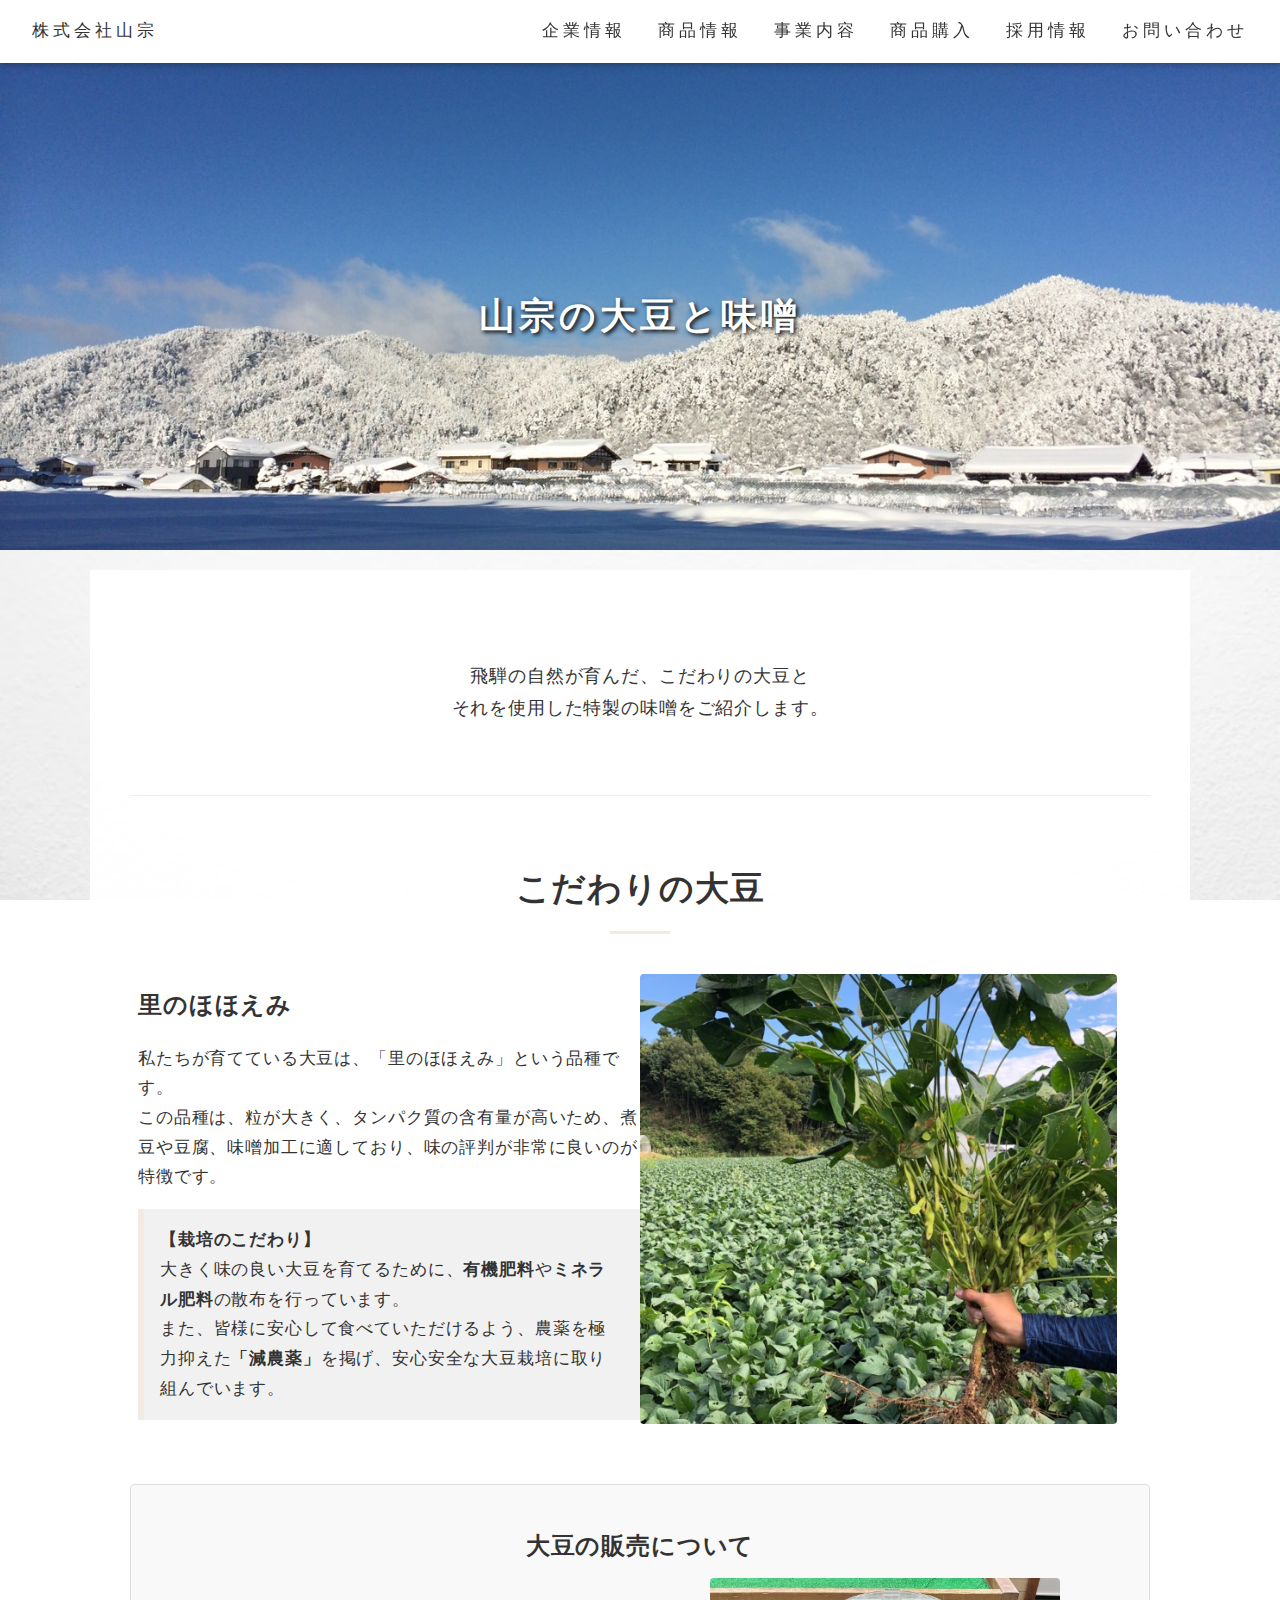
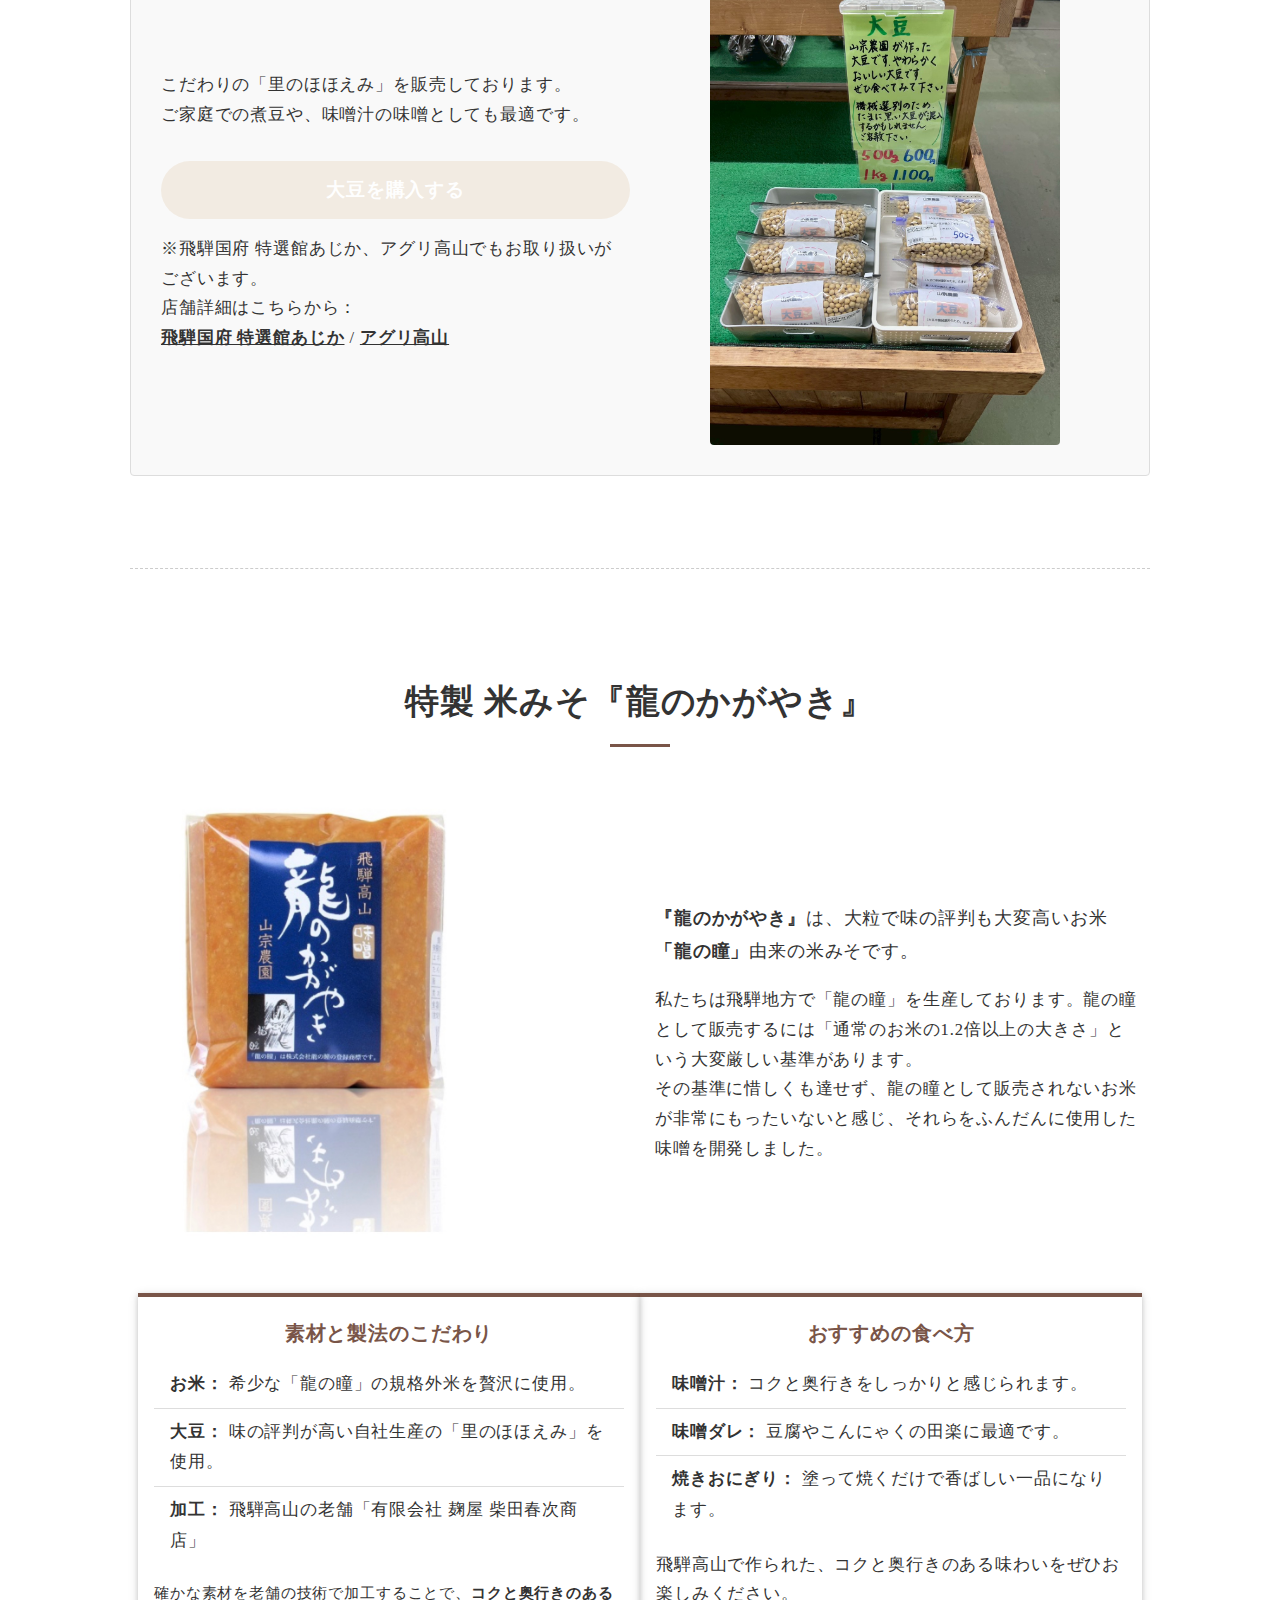
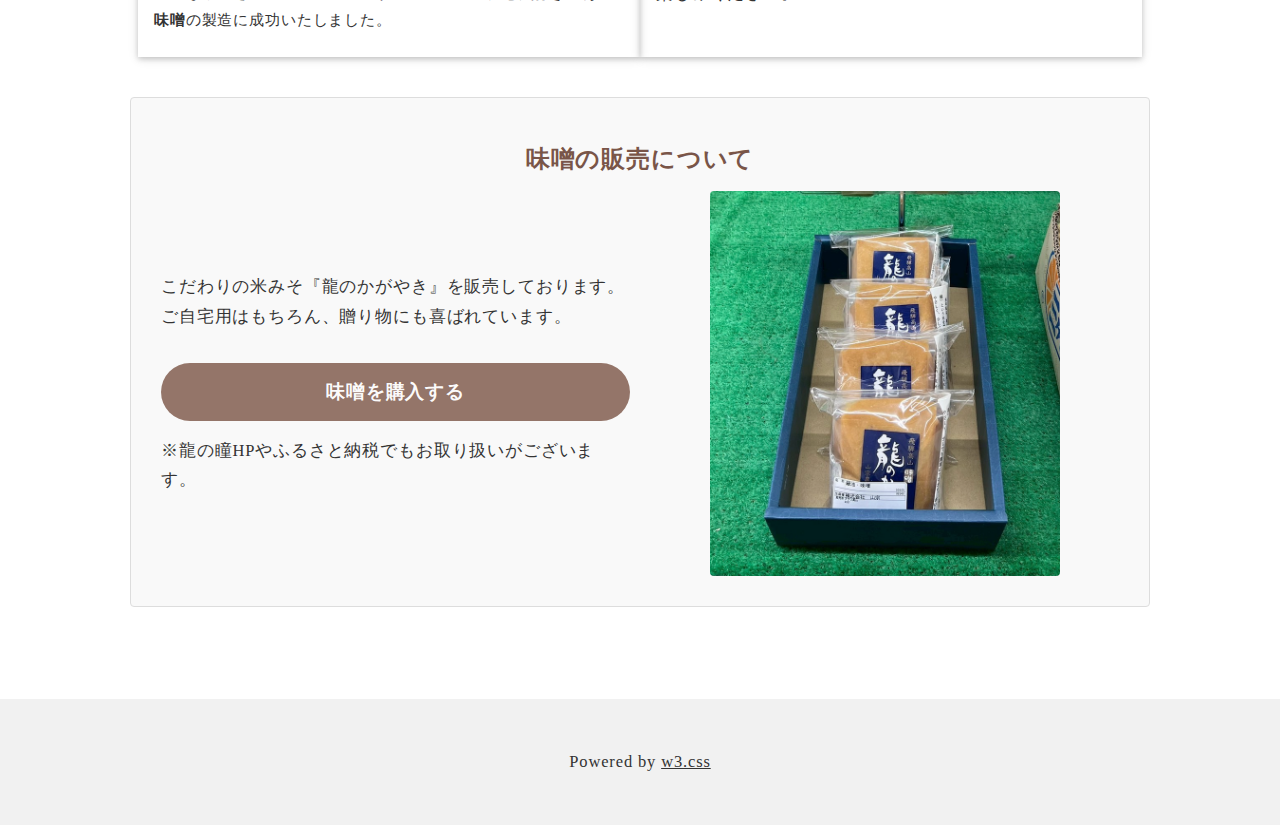
<file: miso.html>
<!DOCTYPE html>
<html>
<head>
<title>大豆と味噌 | 株式会社山宗</title>
<meta charset="UTF-8">
<meta name="viewport" content="width=device-width, initial-scale=1">
<link rel="stylesheet" href="index_style.css">
<style>
/* 共通スタイル */
body {
    font-family: "Yu Mincho", "遊明朝", "Hiragino Mincho ProN", "ヒラギノ明朝 ProN", "MS PMincho", "MS P明朝", serif;
    color: #333;
    line-height: 1.8;
    letter-spacing: 0.05em;
    background-image: url("images/5.png");
    background-repeat: repeat;
    background-attachment: fixed;
    background-size: cover;
}
h1, h2, h3, h4 {
    font-family: "Playfair Display", serif;
    font-weight: bold;
}
.w3-content {
    background-color: rgba(255, 255, 255, 0.95);
    padding: 40px;
    max-width: 1100px;
    margin-top: 20px;
    margin-bottom: 20px;
}

/* セクションタイトル */
.section-title {
    text-align: center;
    font-size: 2em;
    margin-bottom: 40px;
    position: relative;
    padding-bottom: 15px;
}
.section-title::after {
    content: "";
    position: absolute;
    bottom: 0;
    left: 50%;
    transform: translateX(-50%);
    width: 60px;
    height: 3px;
    background-color: #333;
}
.title-soy { color: #f2ebe2; }
.title-soy::after { background-color: #f2ebe2; }
.title-miso { color: #795548; }
.title-miso::after { background-color: #795548; }

/* 販売ボタンエリア */
.sales-box {
    background-color: #f9f9f9;
    border: 1px solid #ddd;
    padding: 30px;
    text-align: center;
    margin-top: 40px;
    border-radius: 4px;
}
.btn-buy {
    padding: 12px 40px;
    font-size: 1.1em;
    font-weight: bold;
    border-radius: 50px;
    transition: 0.3s;
    text-decoration: none;
    display: inline-block;
    margin-top: 15px;
}
.btn-buy-soy {
    background-color: #f2ebe2;
    color: white;
}
.btn-buy-soy:hover {
    background-color: #f2ebe2;
    box-shadow: 0 4px 8px rgba(0,0,0,0.2);
}
.btn-buy-miso {
    background-color: #947569;
    color: white;
}
.btn-buy-miso:hover {
    background-color: #936757;
    box-shadow: 0 4px 8px rgba(0,0,0,0.2);
}

/* 画像スタイル */
.img-main {
    width: 100%;
    height: 400px;
    object-fit: cover;
    border-radius: 4px;
    margin-bottom: 20px;
}
.img-gallery {
    width: 100%;
    height: 200px;
    object-fit: cover;
    border-radius: 4px;
    transition: transform 0.2s;
}
.img-gallery:hover {
    transform: scale(1.02);
    opacity: 0.9;
}
</style>
</head>
<body>

<!-- Navbar -->
<div class="w3-top">
  <div class="w3-bar w3-white w3-padding w3-card" style="letter-spacing:4px;">
    <a href="index.html#home" class="w3-bar-item w3-button">株式会社山宗</a>
    <div class="w3-right w3-hide-small">
      <a href="index.html#about" class="w3-bar-item w3-button">企業情報</a>
      <a href="product.html" class="w3-bar-item w3-button">商品情報</a>
      <a href="index.html#info" class="w3-bar-item w3-button">事業内容</a>
      <a href="shop.html" class="w3-bar-item w3-button">商品購入</a>
      <a href="recruit.html" class="w3-bar-item w3-button">採用情報</a>
      <a href="index.html#contact" class="w3-bar-item w3-button">お問い合わせ</a>
    </div>
  </div>
</div>

<!-- Header -->
<header class="w3-display-container w3-content w3-wide" style="max-width:1600px; padding:0; background:none; margin-top:50px;" id="home">
  <!-- 大豆などの集合写真を使用することを想定 -->
  <img class="w3-image" src="images/3.JPG" alt="Soybeans and Miso" width="1600" height="600" style="width:100%; max-height: 500px; object-fit: cover;">
  <div class="w3-display-middle w3-margin-top w3-center">
    <h1 class="w3-xxlarge w3-text-white" style="text-shadow: 2px 2px 4px #000;"><b>山宗の大豆と味噌</b></h1>
  </div>
</header>

<!-- Main Content -->
<div class="w3-content">

    <div class="w3-center w3-padding-32">
        <p class="w3-large">
            飛騨の自然が育んだ、こだわりの大豆と<br>
            それを使用した特製の味噌をご紹介します。
        </p>
    </div>

    <hr>

    <!-- =============================================
         大豆セクション
         ============================================= -->
    <div id="soybean" class="w3-padding-32">
        <h2 class="section-title title-soy">こだわりの大豆</h2>
        
        <div class="w3-row-padding">
            <!-- 左：説明 -->
            <div class="w3-col m6">
                <h3 style="font-weight:bold;">里のほほえみ</h3>
                <p>
                    私たちが育てている大豆は、「里のほほえみ」という品種です。<br>
                    この品種は、粒が大きく、タンパク質の含有量が高いため、煮豆や豆腐、味噌加工に適しており、味の評判が非常に良いのが特徴です。
                </p>
                <div class="w3-panel w3-leftbar w3-light-grey" style="border-color: #f2ebe2 !important;">
                    <p><b>【栽培のこだわり】</b><br>
                    大きく味の良い大豆を育てるために、<b>有機肥料</b>や<b>ミネラル肥料</b>の散布を行っています。<br>
                    また、皆様に安心して食べていただけるよう、農薬を極力抑えた<b>「減農薬」</b>を掲げ、安心安全な大豆栽培に取り組んでいます。</p>
                </div>
            </div>
            <!-- 右：メイン写真 -->
            <div class="w3-col m6">
                <img src="images/大豆畑.JPG" class="img-main" alt="里のほほえみ" style="height:450px; width:95%; object-fit:cover;">
            </div>
        </div>

        <!-- 販売情報 -->
        <div class="sales-box">
            <h3>大豆の販売について</h3>
        
            <div style="display: flex; flex-wrap: wrap; align-items: center; gap: 20px; text-align: left;">
                
                <div style="flex: 1; min-width: 300px;">
                    <p>こだわりの「里のほほえみ」を販売しております。<br>ご家庭での煮豆や、味噌汁の味噌としても最適です。</p>
                    <a href="shop.html" class="btn-buy btn-buy-soy">大豆を購入する</a>
                    
                    <p style="margin-top: 15px; font-size: 0.9em;">
                        ※飛騨国府 特選館あじか、アグリ高山でもお取り扱いがございます。<br>
                        店舗詳細はこちらから：<br>
                        <a href="https://www.hidatakayama.or.jp/spot/detail_3600.html" target="_blank"><b>飛騨国府 特選館あじか</b></a> / 
                        <a href="https://www.ja-hida.or.jp/store/detail/einou_takayama" target="_blank"><b>アグリ高山</b></a>
                    </p>
                </div>
        
                <div style="flex: 1; min-width: 300px; text-align: center;">
                    <img src="images/大豆販売.jpg" alt="大豆の商品写真" style="width: 100%; max-width: 350px; height: auto; border-radius: 4px;">
                </div>
                
            </div>
        </div>
    </div>

    <hr style="margin: 60px 0; border-top: 1px dashed #ccc;">

    <!-- =============================================
         味噌セクション
         ============================================= -->
    <div id="miso" class="w3-padding-32">
        <h2 class="section-title title-miso">特製 米みそ『龍のかがやき』</h2>

        <div class="w3-row-padding">
            <!-- 上段：メイン説明と写真 -->
            <div class="w3-col m12">
                <div style="display:flex; flex-wrap:wrap; align-items:center; gap:30px;">
                    <div style="flex:1; min-width:300px;">
                        <img src="images/miso.jpg" class="img-main" alt="龍のかがやき 味噌" style="width: 100%; max-width: 350px; height: auto; border-radius: 4px;">
                    </div>
                    <div style="flex:1; min-width:300px;">
                        <p class="w3-large">
                            <b>『龍のかがやき』</b>は、大粒で味の評判も大変高いお米<b>「龍の瞳」</b>由来の米みそです。
                        </p>
                        <p>
                            私たちは飛騨地方で「龍の瞳」を生産しております。龍の瞳として販売するには「通常のお米の1.2倍以上の大きさ」という大変厳しい基準があります。<br>
                            その基準に惜しくも達せず、龍の瞳として販売されないお米が非常にもったいないと感じ、それらをふんだんに使用した味噌を開発しました。
                        </p>
                    </div>
                </div>
            </div>
        </div>

        <!-- 下段：こだわりポイント -->
        <div class="w3-row-padding w3-margin-top">
            <div class="w3-col m6">
                <div class="w3-card w3-padding" style="height:100%; border-top: 4px solid #795548;">
                    <h4 class="w3-text-brown w3-center">素材と製法のこだわり</h4>
                    <ul class="w3-ul">
                        <li><b>お米：</b> 希少な「龍の瞳」の規格外米を贅沢に使用。</li>
                        <li><b>大豆：</b> 味の評判が高い自社生産の「里のほほえみ」を使用。</li>
                        <li><b>加工：</b> 飛騨高山の老舗「有限会社 麹屋 柴田春次商店」</li>
                    </ul>
                    <p class="w3-small w3-margin-top">
                        確かな素材を老舗の技術で加工することで、<b>コクと奥行きのある味噌</b>の製造に成功いたしました。
                    </p>
                </div>
            </div>
            <div class="w3-col m6">
                <div class="w3-card w3-padding" style="height:100%; border-top: 4px solid #795548;">
                    <h4 class="w3-text-brown w3-center">おすすめの食べ方</h4>
                    <ul class="w3-ul" style="border:none;">
                        <li><b>味噌汁：</b> コクと奥行きをしっかりと感じられます。</li>
                        <li><b>味噌ダレ：</b> 豆腐やこんにゃくの田楽に最適です。</li>
                        <li><b>焼きおにぎり：</b> 塗って焼くだけで香ばしい一品になります。</li>
                    </ul>
                    <p class="w3-margin-top">
                        飛騨高山で作られた、コクと奥行きのある味わいをぜひお楽しみください。
                    </p>
                </div>
            </div>
        </div>

        <!-- 販売情報 -->
        <div class="sales-box">
            <h3 class="w3-text-brown">味噌の販売について</h3>
            
            <div style="display: flex; flex-wrap: wrap; align-items: center; gap: 20px; text-align: left;">
                
                <div style="flex: 1; min-width: 300px;">
                    <p>こだわりの米みそ『龍のかがやき』を販売しております。<br>ご自宅用はもちろん、贈り物にも喜ばれています。</p>
                    <a href="shop.html" class="btn-buy btn-buy-miso">味噌を購入する</a>
                    <p style="margin-top: 15px;">※龍の瞳HPやふるさと納税でもお取り扱いがございます。</p>
                </div>
        
                <div style="flex: 1; min-width: 300px; text-align: center;">
                    <img src="images/味噌販売.png" alt="味噌の商品写真" style="width: 100%; max-width: 350px; height: auto; border-radius: 4px;">
                </div>
                
            </div>
        </div>
    </div>

</div>

<!-- Footer -->
<footer class="w3-center w3-light-grey w3-padding-32">
  <p>Powered by <a href="https://www.w3schools.com/w3css/default.asp" title="W3.CSS" target="_blank" class="w3-hover-text-green">w3.css</a></p>
</footer>

<script src="toggleMenu.js"></script>
</body>
</html>
</file>
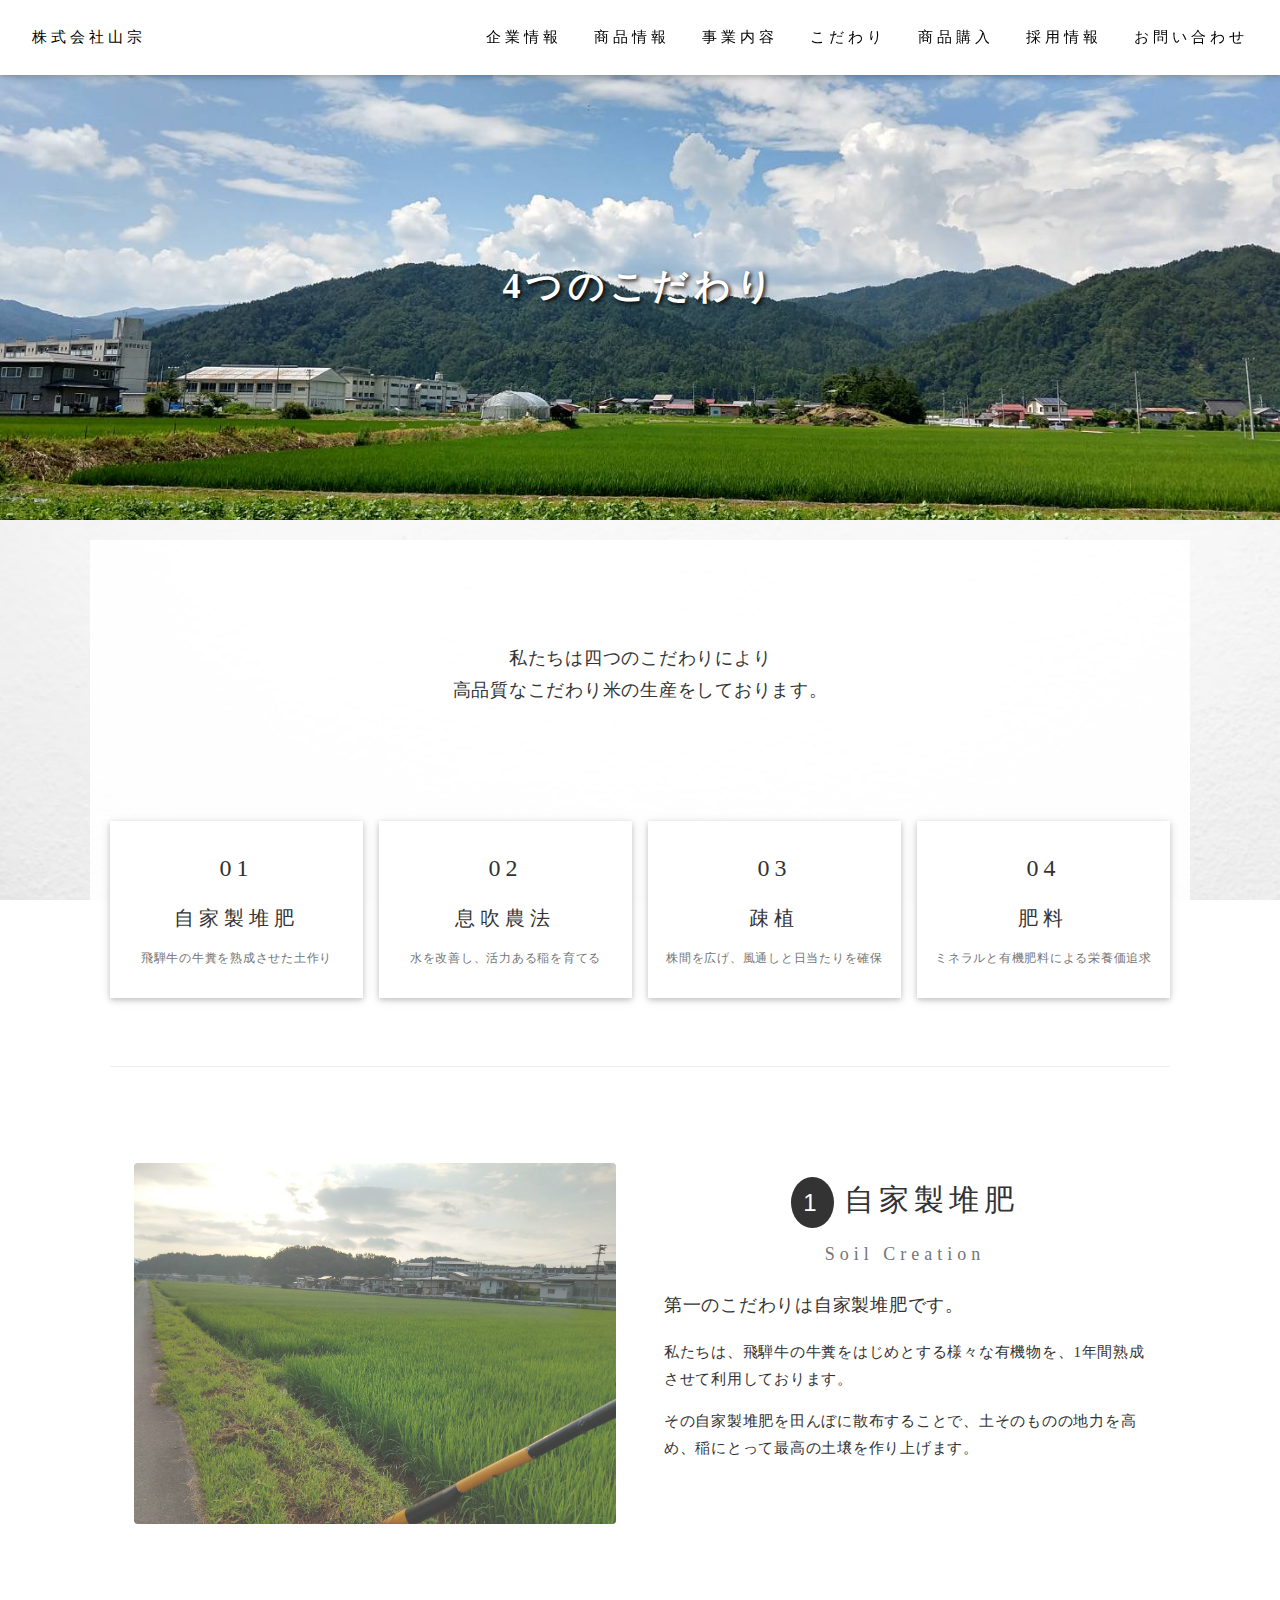
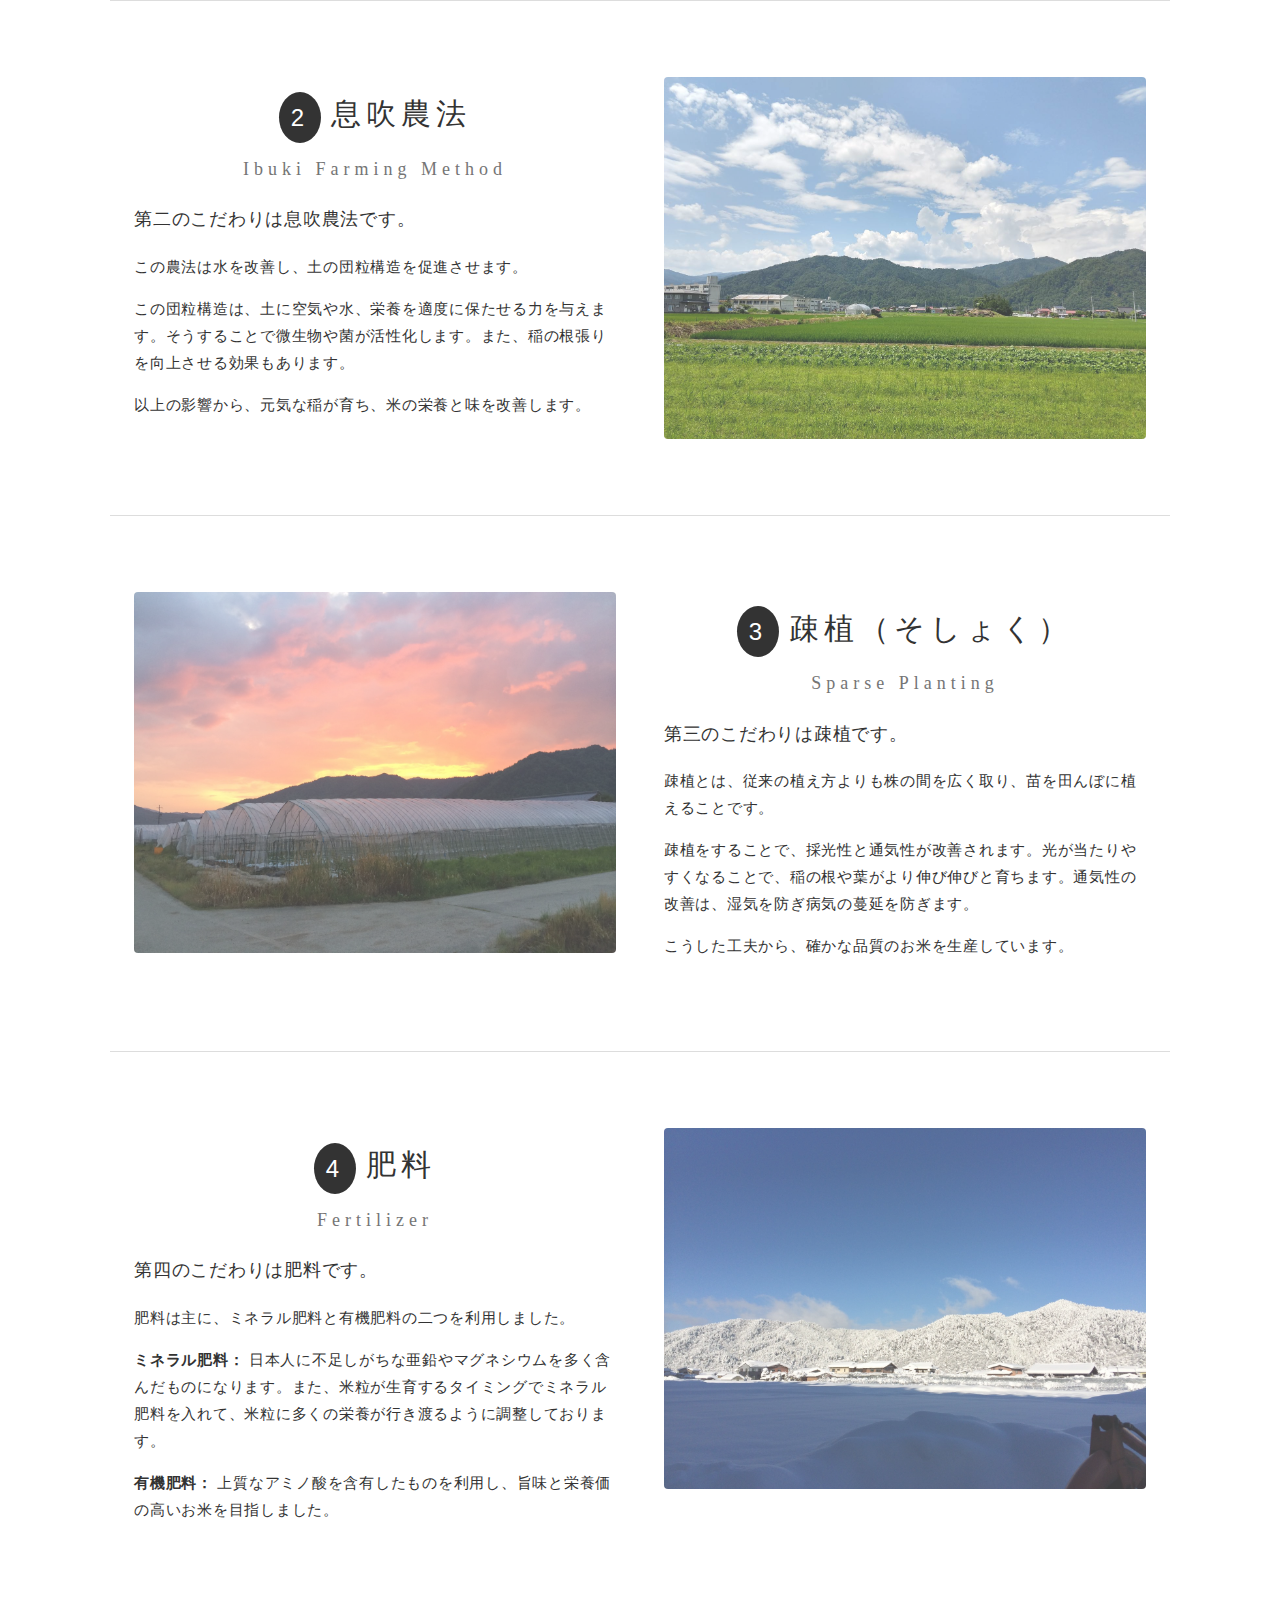
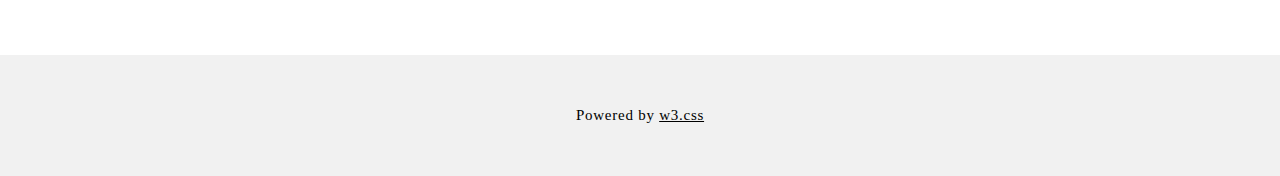
<file: rice.html>
<!DOCTYPE html>
<html>
<head>
<title>山宗のこだわり米 | 株式会社山宗</title>
<meta charset="UTF-8">
<meta name="viewport" content="width=device-width, initial-scale=1">
<link rel="stylesheet" href="https://www.w3schools.com/w3css/4/w3.css">
<!-- 既存のCSSデザインを反映 -->
<style>
/* index_style.cssの内容をベースに調整 */
body {
    font-family: "Yu Mincho", "遊明朝", "Hiragino Mincho ProN", "ヒラギノ明朝 ProN", "MS PMincho", "MS P明朝", serif;
    color: #333;
    line-height: 1.8;
    letter-spacing: 0.05em;
    background-image: url("images/5.png"); /* 和風背景画像 */
    background-repeat: repeat;
    background-attachment: fixed;
    background-size: cover;
}
h1, h2, h3, h4, h5, h6 {
  font-family: "Playfair Display", serif;
  letter-spacing: 5px;
  color: #333;
}
.w3-content {
    background-color: rgba(255, 255, 255, 0.9); /* 読みやすさのため背景を少し白く */
    padding: 20px;
    max-width: 1100px;
    margin-top: 20px;
    margin-bottom: 20px;
}
.custom-img {
    width: 100%;
    height: 300px;
    object-fit: cover;
    display: block;
}
/* ナビゲーション周り */
.w3-bar .w3-button {
    padding: 16px;
}
/* こだわりセクションのスタイル */
.commitment-section {
    padding: 32px 0;
    border-bottom: 1px solid #ddd;
}
.commitment-section:last-child {
    border-bottom: none;
}
.commitment-number {
    display: inline-block;
    background-color: #333;
    color: #fff;
    padding: 4px 12px;
    border-radius: 50%;
    margin-right: 10px;
    font-family: sans-serif;
    font-size: 0.8em;
    vertical-align: middle;
}
</style>
</head>
<body>

<!-- Navbar (sit on top) -->
<div class="w3-top">
  <div class="w3-bar w3-white w3-padding w3-card" style="letter-spacing:4px;">
    <a href="index.html#home" class="w3-bar-item w3-button">株式会社山宗</a>

    <!-- Drop down menu when it is small --> 
    <div class="w3-dropdown-click w3-right w3-hide-large w3-hide-medium">
      <button class="w3-button" onclick="toggleMenu()">☰</button>
      <div id="navMenu" class="w3-dropdown-content w3-bar-block w3-card">
        <a href="index.html#about" class="w3-bar-item w3-button">企業情報</a>
        <a href="product.html" class="w3-bar-item w3-button">商品情報</a>
        <a href="index.html#info" class="w3-bar-item w3-button">事業内容</a>
        <a href="commitment.html" class="w3-bar-item w3-button">こだわり</a>
        <a href="shop.html" class="w3-bar-item w3-button">商品購入</a>
        <a href="recruit.html" class="w3-bar-item w3-button">採用情報</a>
        <a href="index.html#contact" class="w3-bar-item w3-button">お問い合わせ</a>
      </div>
    </div>

    <!-- Right-sided navbar links -->
    <div class="w3-right w3-hide-small">
        <a href="index.html#about" class="w3-bar-item w3-button">企業情報</a>
        <a href="product.html" class="w3-bar-item w3-button">商品情報</a>
        <a href="index.html#info" class="w3-bar-item w3-button">事業内容</a>
        <a href="commitment.html" class="w3-bar-item w3-button">こだわり</a>
        <a href="shop.html" class="w3-bar-item w3-button">商品購入</a>
        <a href="recruit.html" class="w3-bar-item w3-button">採用情報</a>
        <a href="index.html#contact" class="w3-bar-item w3-button">お問い合わせ</a>
    </div>
  </div>
</div>

<!-- Header -->
<header class="w3-display-container w3-content w3-wide" style="max-width:1600px; padding:0; background:none;" id="home">
  <!-- お米の画像(2.JPG)を使用 -->
  <img class="w3-image" src="images/2.JPG" alt="Rice Field" width="1600" height="800" style="width:100%; max-height: 500px; object-fit: cover;">
  <div class="w3-display-middle w3-margin-top w3-center">
    <h1 class="w3-xxlarge w3-text-white" style="text-shadow: 2px 2px 4px #000;"><b>4つのこだわり</b></h1>
  </div>
</header>

<!-- Page content -->
<div class="w3-content">

  <!-- Intro -->
  <div class="w3-center w3-padding-64">
    <p class="w3-large">私たちは四つのこだわりにより<br>高品質なこだわり米の生産をしております。</p>
  </div>

  <!-- Summary Grid (4つのこだわりを一覧表示) -->
  <div class="w3-row-padding w3-padding-32" style="margin:0 -16px">
  
    <div class="w3-quarter w3-margin-bottom">
      <div class="w3-container w3-white w3-center w3-padding-16 w3-card commitment-card">
        <h3>01</h3>
        <h4>自家製堆肥</h4>
        <p class="w3-text-grey w3-small">飛騨牛の牛糞を熟成させた土作り</p>
        </div>
    </div>
  
    <div class="w3-quarter w3-margin-bottom">
      <div class="w3-container w3-white w3-center w3-padding-16 w3-card commitment-card">
        <h3>02</h3>
        <h4>息吹農法</h4>
        <p class="w3-text-grey w3-small">水を改善し、活力ある稲を育てる</p>
        </div>
    </div>
  
    <div class="w3-quarter w3-margin-bottom">
      <div class="w3-container w3-white w3-center w3-padding-16 w3-card commitment-card">
        <h3>03</h3>
        <h4>疎植</h4>
        <p class="w3-text-grey w3-small">株間を広げ、風通しと日当たりを確保</p>
        </div>
    </div>
  
    <div class="w3-quarter w3-margin-bottom">
      <div class="w3-container w3-white w3-center w3-padding-16 w3-card commitment-card">
        <h3>04</h3>
        <h4>肥料</h4>
        <p class="w3-text-grey w3-small">ミネラルと有機肥料による栄養価追求</p>
        </div>
    </div>
  
  </div>

  <hr>

  <!-- Detailed Sections -->
  
  <!-- 1. 自家製堆肥 -->
  <div id="compost" class="w3-row commitment-section w3-padding-64">
    <div class="w3-col m6 w3-padding-large w3-hide-small">
     <!-- イメージとしてトマトや畑の画像を使用(1.JPG) -->
     <img src="images/1.JPG" class="w3-round w3-image w3-opacity-min" alt="Soil and Produce" width="600" height="400">
    </div>
    <div class="w3-col m6 w3-padding-large">
      <h2 class="w3-center"><span class="commitment-number">1</span>自家製堆肥</h2>
      <h5 class="w3-center w3-text-grey">Soil Creation</h5>
      <p class="w3-large">第一のこだわりは自家製堆肥です。</p>
      <p>私たちは、飛騨牛の牛糞をはじめとする様々な有機物を、1年間熟成させて利用しております。</p>
      <p>その自家製堆肥を田んぼに散布することで、土そのものの地力を高め、稲にとって最高の土壌を作り上げます。</p>
    </div>
  </div>

  <!-- 2. 息吹農法 -->
  <div id="ibuki" class="w3-row commitment-section w3-padding-64">
    <div class="w3-col m6 w3-padding-large">
      <h2 class="w3-center"><span class="commitment-number">2</span>息吹農法</h2>
      <h5 class="w3-center w3-text-grey">Ibuki Farming Method</h5>
      <p class="w3-large">第二のこだわりは息吹農法です。</p>
      <p>この農法は水を改善し、土の団粒構造を促進させます。</p>
      <p>この団粒構造は、土に空気や水、栄養を適度に保たせる力を与えます。そうすることで微生物や菌が活性化します。また、稲の根張りを向上させる効果もあります。</p>
      <p>以上の影響から、元気な稲が育ち、米の栄養と味を改善します。</p>
    </div>
    <div class="w3-col m6 w3-padding-large w3-hide-small">
     <!-- お米の画像(2.JPG) -->
     <img src="images/2.JPG" class="w3-round w3-image w3-opacity-min" alt="Rice Farming" width="600" height="400">
    </div>
  </div>

  <!-- 3. 疎植 -->
  <div id="planting" class="w3-row commitment-section w3-padding-64">
    <div class="w3-col m6 w3-padding-large w3-hide-small">
     <!-- 風景画像(4.JPG)などを使用 -->
     <img src="images/4.JPG" class="w3-round w3-image w3-opacity-min" alt="Sparse Planting" width="600" height="400">
    </div>
    <div class="w3-col m6 w3-padding-large">
      <h2 class="w3-center"><span class="commitment-number">3</span>疎植（そしょく）</h2>
      <h5 class="w3-center w3-text-grey">Sparse Planting</h5>
      <p class="w3-large">第三のこだわりは疎植です。</p>
      <p>疎植とは、従来の植え方よりも株の間を広く取り、苗を田んぼに植えることです。</p>
      <p>疎植をすることで、採光性と通気性が改善されます。光が当たりやすくなることで、稲の根や葉がより伸び伸びと育ちます。通気性の改善は、湿気を防ぎ病気の蔓延を防ぎます。</p>
      <p>こうした工夫から、確かな品質のお米を生産しています。</p>
    </div>
  </div>

  <!-- 4. 肥料 -->
  <div id="fertilizer" class="w3-row commitment-section w3-padding-64">
    <div class="w3-col m6 w3-padding-large">
      <h2 class="w3-center"><span class="commitment-number">4</span>肥料</h2>
      <h5 class="w3-center w3-text-grey">Fertilizer</h5>
      <p class="w3-large">第四のこだわりは肥料です。</p>
      <p>肥料は主に、ミネラル肥料と有機肥料の二つを利用しました。</p>
      <p><b>ミネラル肥料：</b> 日本人に不足しがちな亜鉛やマグネシウムを多く含んだものになります。また、米粒が生育するタイミングでミネラル肥料を入れて、米粒に多くの栄養が行き渡るように調整しております。</p>
      <p><b>有機肥料：</b> 上質なアミノ酸を含有したものを利用し、旨味と栄養価の高いお米を目指しました。</p>
    </div>
    <div class="w3-col m6 w3-padding-large w3-hide-small">
     <!-- 大豆等の画像(3.JPG)を使用 -->
     <img src="images/3.JPG" class="w3-round w3-image w3-opacity-min" alt="Fertilizer and Beans" width="600" height="400">
    </div>
  </div>

</div>

<!-- Footer -->
<footer class="w3-center w3-light-grey w3-padding-32">
  <p>Powered by <a href="https://www.w3schools.com/w3css/default.asp" title="W3.CSS" target="_blank" class="w3-hover-text-green">w3.css</a></p>
</footer>

<script>
function toggleMenu() {
    var menu = document.getElementById("navMenu");
    if (menu.className.indexOf("w3-show") == -1) {
        menu.className += " w3-show";
    } else { 
        menu.className = menu.className.replace(" w3-show", "");
    }
}
</script>

</body>
</html>
</file>
<file: index_style.css>
/* W3.CSS 5.01 March 14 2025 by Jan Egil and Borge Refsnes */
html{box-sizing:border-box}*,*:before,*:after{box-sizing:inherit}
/* Extract from normalize.css by Nicolas Gallagher and Jonathan Neal git.io/normalize */
html{-ms-text-size-adjust:100%;-webkit-text-size-adjust:100%}body{margin:0}
article,aside,details,figcaption,figure,footer,header,main,menu,nav,section{display:block}summary{display:list-item}
audio,canvas,progress,video{display:inline-block}progress{vertical-align:baseline}
audio:not([controls]){display:none;height:0}[hidden],template{display:none}
a{background-color:transparent}a:active,a:hover{outline-width:0}
abbr[title]{border-bottom:none;text-decoration:underline;text-decoration:underline dotted}
b,strong{font-weight:bolder}dfn{font-style:italic}mark{background:#ff0;color:#000}
small{font-size:80%}sub,sup{font-size:75%;line-height:0;position:relative;vertical-align:baseline}
sub{bottom:-0.25em}sup{top:-0.5em}figure{margin:1em 40px}img{border-style:none}
code,kbd,pre,samp{font-family:monospace,monospace;font-size:1em}hr{box-sizing:content-box;height:0;overflow:visible}
button,input,select,textarea,optgroup{font:inherit;margin:0}optgroup{font-weight:bold}
button,input{overflow:visible}button,select{text-transform:none}
button,[type=button],[type=reset],[type=submit]{-webkit-appearance:button}
button::-moz-focus-inner,[type=button]::-moz-focus-inner,[type=reset]::-moz-focus-inner,[type=submit]::-moz-focus-inner{border-style:none;padding:0}
button:-moz-focusring,[type=button]:-moz-focusring,[type=reset]:-moz-focusring,[type=submit]:-moz-focusring{outline:1px dotted ButtonText}
fieldset{border:1px solid #c0c0c0;margin:0 2px;padding:.35em .625em .75em}
legend{color:inherit;display:table;max-width:100%;padding:0;white-space:normal}textarea{overflow:auto}
[type=checkbox],[type=radio]{padding:0}
[type=number]::-webkit-inner-spin-button,[type=number]::-webkit-outer-spin-button{height:auto}
[type=search]{-webkit-appearance:textfield;outline-offset:-2px}
[type=search]::-webkit-search-decoration{-webkit-appearance:none}
::-webkit-file-upload-button{-webkit-appearance:button;font:inherit}
/* End extract */
html,body{font-family:Verdana,sans-serif;font-size:15px;line-height:1.5}html{overflow-x:hidden}
h1{font-size:36px}h2{font-size:30px}h3{font-size:24px}h4{font-size:20px}h5{font-size:18px}h6{font-size:16px}
.w3-serif{font-family:serif}.w3-sans-serif{font-family:sans-serif}.w3-cursive{font-family:cursive}.w3-monospace{font-family:monospace}
h1,h2,h3,h4,h5,h6{font-family:"Segoe UI",Arial,sans-serif;font-weight:400;margin:10px 0}.w3-wide{letter-spacing:4px}
hr{border:0;border-top:1px solid #eee;margin:20px 0}
.w3-image{max-width:100%;height:auto}img{vertical-align:middle}a{color:inherit}
.w3-table,.w3-table-all{border-collapse:collapse;border-spacing:0;width:100%;display:table}.w3-table-all{border:1px solid #ccc}
.w3-bordered tr,.w3-table-all tr{border-bottom:1px solid #ddd}.w3-striped tbody tr:nth-child(even){background-color:#f1f1f1}
.w3-table-all tr:nth-child(odd){background-color:#fff}.w3-table-all tr:nth-child(even){background-color:#f1f1f1}
.w3-hoverable tbody tr:hover,.w3-ul.w3-hoverable li:hover{background-color:#ccc}.w3-centered tr th,.w3-centered tr td{text-align:center}
.w3-table td,.w3-table th,.w3-table-all td,.w3-table-all th{padding:8px 8px;display:table-cell;text-align:left;vertical-align:top}
.w3-table th:first-child,.w3-table td:first-child,.w3-table-all th:first-child,.w3-table-all td:first-child{padding-left:16px}
.w3-btn,.w3-button{border:none;display:inline-block;padding:8px 12px;vertical-align:middle;overflow:hidden;text-decoration:none;color:inherit;background-color:inherit;text-align:center;cursor:pointer;white-space:nowrap}
.w3-btn:hover{box-shadow:0 8px 16px 0 rgba(0,0,0,0.2),0 6px 20px 0 rgba(0,0,0,0.19)}
.w3-btn,.w3-button{-webkit-touch-callout:none;-webkit-user-select:none;-khtml-user-select:none;-moz-user-select:none;-ms-user-select:none;user-select:none}   
.w3-disabled,.w3-btn:disabled,.w3-button:disabled{cursor:not-allowed;opacity:0.3}.w3-disabled *,:disabled *{pointer-events:none}
.w3-btn.w3-disabled:hover,.w3-btn:disabled:hover{box-shadow:none}
.w3-badge,.w3-tag{background-color:#000;color:#fff;display:inline-block;padding-left:8px;padding-right:8px;text-align:center}.w3-badge{border-radius:50%}
.w3-ul{list-style-type:none;padding:0;margin:0}.w3-ul li{padding:8px 16px;border-bottom:1px solid #ddd}.w3-ul li:last-child{border-bottom:none}
.w3-tooltip,.w3-display-container{position:relative}.w3-tooltip .w3-text{display:none}.w3-tooltip:hover .w3-text{display:inline-block}
.w3-ripple:active{opacity:0.5}.w3-ripple{transition:opacity 0s}
.w3-input{padding:8px;display:block;border:none;border-bottom:1px solid #ccc;width:100%}
.w3-select{padding:9px 0;width:100%;border:none;border-bottom:1px solid #ccc}
.w3-dropdown-click,.w3-dropdown-hover{position:relative;display:inline-block;cursor:pointer}
.w3-dropdown-hover:hover .w3-dropdown-content{display:block}
.w3-dropdown-hover:first-child,.w3-dropdown-click:hover{background-color:#ccc;color:#000}
.w3-dropdown-hover:hover > .w3-button:first-child,.w3-dropdown-click:hover > .w3-button:first-child{background-color:#ccc;color:#000}
.w3-dropdown-content{cursor:auto;color:#000;background-color:#fff;display:none;position:absolute;min-width:160px;margin:0;padding:0;z-index:1}
.w3-check,.w3-radio{width:24px;height:24px;position:relative;top:6px}
.w3-sidebar{height:100%;width:200px;background-color:#fff;position:fixed!important;z-index:1;overflow:auto}
.w3-bar-block .w3-dropdown-hover,.w3-bar-block .w3-dropdown-click{width:100%}
.w3-bar-block .w3-dropdown-hover .w3-dropdown-content,.w3-bar-block .w3-dropdown-click .w3-dropdown-content{min-width:100%}
.w3-bar-block .w3-dropdown-hover .w3-button,.w3-bar-block .w3-dropdown-click .w3-button{width:100%;text-align:left;padding:8px 16px}
.w3-main,#main{transition:margin-left .4s}
.w3-modal{z-index:3;display:none;padding-top:100px;position:fixed;left:0;top:0;width:100%;height:100%;overflow:auto;background-color:rgb(0,0,0);background-color:rgba(0,0,0,0.4)}
.w3-modal-content{margin:auto;background-color:#fff;position:relative;padding:0;outline:0;width:600px}
.w3-bar{width:100%;overflow:hidden}.w3-center .w3-bar{display:inline-block;width:auto}
.w3-bar .w3-bar-item{padding:8px 16px;float:left;width:auto;border:none;display:block;outline:0}
.w3-bar .w3-dropdown-hover,.w3-bar .w3-dropdown-click{position:static;float:left}
.w3-bar .w3-button{white-space:normal}
.w3-bar-block {width:100%;display:block;padding:8px 16px;text-align:left;border:none;white-space:normal;float:none;outline:0}
.w3-bar-block.w3-center .w3-bar-item{text-align:center}.w3-block{display:block;width:100%}
.w3-responsive{display:block;overflow-x:auto}
.w3-container:after,.w3-container:before,.w3-panel:after,.w3-panel:before,.w3-row:after,.w3-row:before,.w3-row-padding:after,.w3-row-padding:before,
.w3-cell-row:before,.w3-cell-row:after,.w3-clear:after,.w3-clear:before,.w3-bar:before,.w3-bar:after{content:"";display:table;clear:both}
.w3-col,.w3-half,.w3-third,.w3-twothird,.w3-threequarter,.w3-quarter{float:left;width:100%}
.w3-col.s1{width:8.33333%}.w3-col.s2{width:16.66666%}.w3-col.s3{width:24.99999%}.w3-col.s4{width:33.33333%}
.w3-col.s5{width:41.66666%}.w3-col.s6{width:49.99999%}.w3-col.s7{width:58.33333%}.w3-col.s8{width:66.66666%}
.w3-col.s9{width:74.99999%}.w3-col.s10{width:83.33333%}.w3-col.s11{width:91.66666%}.w3-col.s12{width:99.99999%}
@media (min-width:601px){.w3-col.m1{width:8.33333%}.w3-col.m2{width:16.66666%}.w3-col.m3,.w3-quarter{width:24.99999%}.w3-col.m4,.w3-third{width:33.33333%}
.w3-col.m5{width:41.66666%}.w3-col.m6,.w3-half{width:49.99999%}.w3-col.m7{width:58.33333%}.w3-col.m8,.w3-twothird{width:66.66666%}
.w3-col.m9,.w3-threequarter{width:74.99999%}.w3-col.m10{width:83.33333%}.w3-col.m11{width:91.66666%}.w3-col.m12{width:99.99999%}}
@media (min-width:993px){.w3-col.l1{width:8.33333%}.w3-col.l2{width:16.66666%}.w3-col.l3{width:24.99999%}.w3-col.l4{width:33.33333%}
.w3-col.l5{width:41.66666%}.w3-col.l6{width:49.99999%}.w3-col.l7{width:58.33333%}.w3-col.l8{width:66.66666%}
.w3-col.l9{width:74.99999%}.w3-col.l10{width:83.33333%}.w3-col.l11{width:91.66666%}.w3-col.l12{width:99.99999%}}
.w3-rest{overflow:hidden}.w3-stretch{margin-left:-16px;margin-right:-16px}
.w3-content,.w3-auto{margin-left:auto;margin-right:auto}.w3-content{max-width:980px}.w3-auto{max-width:1140px}
.w3-cell-row{display:table;width:100%}.w3-cell{display:table-cell}
.w3-cell-top{vertical-align:top}.w3-cell-middle{vertical-align:middle}.w3-cell-bottom{vertical-align:bottom}
.w3-hide{display:none!important}.w3-show-block,.w3-show{display:block!important}.w3-show-inline-block{display:inline-block!important}
@media (max-width:1205px){.w3-auto{max-width:95%}}
@media (max-width:600px){.w3-modal-content{margin:0 10px;width:auto!important}.w3-modal{padding-top:30px}
.w3-dropdown-hover.w3-mobile .w3-dropdown-content,.w3-dropdown-click.w3-mobile .w3-dropdown-content{position:relative}	
.w3-hide-small{display:none!important}.w3-mobile{display:block;width:100%!important}.w3-bar-item.w3-mobile,.w3-dropdown-hover.w3-mobile,.w3-dropdown-click.w3-mobile{text-align:center}
.w3-dropdown-hover.w3-mobile,.w3-dropdown-hover.w3-mobile .w3-btn,.w3-dropdown-hover.w3-mobile .w3-button,.w3-dropdown-click.w3-mobile,.w3-dropdown-click.w3-mobile .w3-btn,.w3-dropdown-click.w3-mobile .w3-button{width:100%}}
@media (max-width:768px){.w3-modal-content{width:500px}.w3-modal{padding-top:50px}}
@media (min-width:993px){.w3-modal-content{width:900px}.w3-hide-large{display:none!important}.w3-sidebar.w3-collapse{display:block!important}}
@media (max-width:992px) and (min-width:601px){.w3-hide-medium{display:none!important}}
@media (max-width:992px){.w3-sidebar.w3-collapse{display:none}.w3-main{margin-left:0!important;margin-right:0!important}.w3-auto{max-width:100%}}
.w3-top,.w3-bottom{position:fixed;width:100%;z-index:1}.w3-top{top:0}.w3-bottom{bottom:0}
.w3-overlay{position:fixed;display:none;width:100%;height:100%;top:0;left:0;right:0;bottom:0;background-color:rgba(0,0,0,0.5);z-index:2}
.w3-display-topleft{position:absolute;left:0;top:0}.w3-display-topright{position:absolute;right:0;top:0}
.w3-display-bottomleft{position:absolute;left:0;bottom:0}.w3-display-bottomright{position:absolute;right:0;bottom:0}
.w3-display-middle{position:absolute;top:50%;left:50%;transform:translate(-50%,-50%);-ms-transform:translate(-50%,-50%)}
.w3-display-left{position:absolute;top:50%;left:0%;transform:translate(0%,-50%);-ms-transform:translate(-0%,-50%)}
.w3-display-right{position:absolute;top:50%;right:0%;transform:translate(0%,-50%);-ms-transform:translate(0%,-50%)}
.w3-display-topmiddle{position:absolute;left:50%;top:0;transform:translate(-50%,0%);-ms-transform:translate(-50%,0%)}
.w3-display-bottommiddle{position:absolute;left:50%;bottom:0;transform:translate(-50%,0%);-ms-transform:translate(-50%,0%)}
.w3-display-container:hover .w3-display-hover{display:block}.w3-display-container:hover span.w3-display-hover{display:inline-block}.w3-display-hover{display:none}
.w3-display-position{position:absolute}
.w3-circle{border-radius:50%}
.w3-round-small{border-radius:2px}.w3-round,.w3-round-medium{border-radius:4px}.w3-round-large{border-radius:8px}.w3-round-xlarge{border-radius:16px}.w3-round-xxlarge{border-radius:32px}
.w3-row-padding,.w3-row-padding>.w3-half,.w3-row-padding>.w3-third,.w3-row-padding>.w3-twothird,.w3-row-padding>.w3-threequarter,.w3-row-padding>.w3-quarter,.w3-row-padding>.w3-col{padding:0 8px}
.w3-container,.w3-panel{padding:0.01em 16px}.w3-panel{margin-top:16px;margin-bottom:16px}
.w3-grid{display:grid}.w3-grid-padding{display:grid;gap:16px}.w3-flex{display:flex}
.w3-text-center{text-align:center}.w3-text-bold,.w3-bold{font-weight:bold}.w3-text-italic,.w3-italic{font-style:italic}
.w3-code,.w3-codespan{font-family:Consolas,"courier new";font-size:16px}
.w3-code{width:auto;background-color:#fff;padding:8px 12px;border-left:4px solid #4CAF50;word-wrap:break-word}
.w3-codespan{color:crimson;background-color:#f1f1f1;padding-left:4px;padding-right:4px;font-size:110%}
.w3-card,.w3-card-2{box-shadow:0 2px 5px 0 rgba(0,0,0,0.16),0 2px 10px 0 rgba(0,0,0,0.12)}
.w3-card-4,.w3-hover-shadow:hover{box-shadow:0 4px 10px 0 rgba(0,0,0,0.2),0 4px 20px 0 rgba(0,0,0,0.19)}
.w3-spin{animation:w3-spin 2s infinite linear}@keyframes w3-spin{0%{transform:rotate(0deg)}100%{transform:rotate(359deg)}}
.w3-animate-fading{animation:fading 10s infinite}@keyframes fading{0%{opacity:0}50%{opacity:1}100%{opacity:0}}
.w3-animate-opacity{animation:opac 0.8s}@keyframes opac{from{opacity:0} to{opacity:1}}
.w3-animate-top{position:relative;animation:animatetop 0.4s}@keyframes animatetop{from{top:-300px;opacity:0} to{top:0;opacity:1}}
.w3-animate-left{position:relative;animation:animateleft 0.4s}@keyframes animateleft{from{left:-300px;opacity:0} to{left:0;opacity:1}}
.w3-animate-right{position:relative;animation:animateright 0.4s}@keyframes animateright{from{right:-300px;opacity:0} to{right:0;opacity:1}}
.w3-animate-bottom{position:relative;animation:animatebottom 0.4s}@keyframes animatebottom{from{bottom:-300px;opacity:0} to{bottom:0;opacity:1}}
.w3-animate-zoom {animation:animatezoom 0.6s}@keyframes animatezoom{from{transform:scale(0)} to{transform:scale(1)}}
.w3-animate-input{transition:width 0.4s ease-in-out}.w3-animate-input:focus{width:100%!important}
.w3-opacity,.w3-hover-opacity:hover{opacity:0.60}.w3-opacity-off,.w3-hover-opacity-off:hover{opacity:1}
.w3-opacity-max{opacity:0.25}.w3-opacity-min{opacity:0.75}
.w3-greyscale-max,.w3-grayscale-max,.w3-hover-greyscale:hover,.w3-hover-grayscale:hover{filter:grayscale(100%)}
.w3-greyscale,.w3-grayscale{filter:grayscale(75%)}.w3-greyscale-min,.w3-grayscale-min{filter:grayscale(50%)}
.w3-sepia{filter:sepia(75%)}.w3-sepia-max,.w3-hover-sepia:hover{filter:sepia(100%)}.w3-sepia-min{filter:sepia(50%)}
.w3-tiny{font-size:10px!important}.w3-small{font-size:12px!important}.w3-medium{font-size:15px!important}.w3-large{font-size:18px!important}
.w3-xlarge{font-size:24px!important}.w3-xxlarge{font-size:36px!important}.w3-xxxlarge{font-size:48px!important}.w3-jumbo{font-size:64px!important}
.w3-left-align{text-align:left!important}.w3-right-align{text-align:right!important}.w3-justify{text-align:justify!important}.w3-center{text-align:center!important}
.w3-border-0{border:0!important}.w3-border{border:1px solid #ccc!important}
.w3-border-top{border-top:1px solid #ccc!important}.w3-border-bottom{border-bottom:1px solid #ccc!important}
.w3-border-left{border-left:1px solid #ccc!important}.w3-border-right{border-right:1px solid #ccc!important}
.w3-topbar{border-top:6px solid #ccc!important}.w3-bottombar{border-bottom:6px solid #ccc!important}
.w3-leftbar{border-left:6px solid #ccc!important}.w3-rightbar{border-right:6px solid #ccc!important}
.w3-section,.w3-code{margin-top:16px!important;margin-bottom:16px!important}
.w3-margin{margin:16px!important}.w3-margin-top{margin-top:16px!important}.w3-margin-bottom{margin-bottom:16px!important}
.w3-margin-left{margin-left:16px!important}.w3-margin-right{margin-right:16px!important}
.w3-padding-small{padding:4px 8px!important}.w3-padding{padding:8px 16px!important}.w3-padding-large{padding:12px 24px!important}
.w3-padding-16{padding-top:16px!important;padding-bottom:16px!important}.w3-padding-24{padding-top:24px!important;padding-bottom:24px!important}
.w3-padding-32{padding-top:32px!important;padding-bottom:32px!important}.w3-padding-48{padding-top:48px!important;padding-bottom:48px!important}
.w3-padding-64{padding-top:64px!important;padding-bottom:64px!important}
.w3-padding-top-64{padding-top:64px!important}.w3-padding-top-48{padding-top:48px!important}
.w3-padding-top-32{padding-top:32px!important}.w3-padding-top-24{padding-top:24px!important}
.w3-left{float:left!important}.w3-right{float:right!important}
.w3-button:hover{color:#000!important;background-color:#ccc!important}
.w3-transparent,.w3-hover-none:hover{background-color:transparent!important}
.w3-hover-none:hover{box-shadow:none!important}
/* Colors */
.w3-amber,.w3-hover-amber:hover{color:#000!important;background-color:#ffc107!important}
.w3-aqua,.w3-hover-aqua:hover{color:#000!important;background-color:#00ffff!important}
.w3-blue,.w3-hover-blue:hover{color:#fff!important;background-color:#2196F3!important}
.w3-light-blue,.w3-hover-light-blue:hover{color:#000!important;background-color:#87CEEB!important}
.w3-brown,.w3-hover-brown:hover{color:#fff!important;background-color:#795548!important}
.w3-cyan,.w3-hover-cyan:hover{color:#000!important;background-color:#00bcd4!important}
.w3-blue-grey,.w3-hover-blue-grey:hover,.w3-blue-gray,.w3-hover-blue-gray:hover{color:#fff!important;background-color:#607d8b!important}
.w3-green,.w3-hover-green:hover{color:#fff!important;background-color:#4CAF50!important}
.w3-light-green,.w3-hover-light-green:hover{color:#000!important;background-color:#8bc34a!important}
.w3-indigo,.w3-hover-indigo:hover{color:#fff!important;background-color:#3f51b5!important}
.w3-khaki,.w3-hover-khaki:hover{color:#000!important;background-color:#f0e68c!important}
.w3-lime,.w3-hover-lime:hover{color:#000!important;background-color:#cddc39!important}
.w3-orange,.w3-hover-orange:hover{color:#000!important;background-color:#ff9800!important}
.w3-deep-orange,.w3-hover-deep-orange:hover{color:#fff!important;background-color:#ff5722!important}
.w3-pink,.w3-hover-pink:hover{color:#fff!important;background-color:#e91e63!important}
.w3-purple,.w3-hover-purple:hover{color:#fff!important;background-color:#9c27b0!important}
.w3-deep-purple,.w3-hover-deep-purple:hover{color:#fff!important;background-color:#673ab7!important}
.w3-red,.w3-hover-red:hover{color:#fff!important;background-color:#f44336!important}
.w3-sand,.w3-hover-sand:hover{color:#000!important;background-color:#fdf5e6!important}
.w3-teal,.w3-hover-teal:hover{color:#fff!important;background-color:#009688!important}
.w3-yellow,.w3-hover-yellow:hover{color:#000!important;background-color:#ffeb3b!important}
.w3-white,.w3-hover-white:hover{color:#000!important;background-color:#fff!important}
.w3-black,.w3-hover-black:hover{color:#fff!important;background-color:#000!important}
.w3-grey,.w3-hover-grey:hover,.w3-gray,.w3-hover-gray:hover{color:#000!important;background-color:#9e9e9e!important}
.w3-light-grey,.w3-hover-light-grey:hover,.w3-light-gray,.w3-hover-light-gray:hover{color:#000!important;background-color:#f1f1f1!important}
.w3-dark-grey,.w3-hover-dark-grey:hover,.w3-dark-gray,.w3-hover-dark-gray:hover{color:#fff!important;background-color:#616161!important}
.w3-asphalt,.w3-hover-asphalt:hover{color:#fff!important;background-color:#343a40!important}
.w3-crimson,.w3-hover-crimson:hover{color:#fff!important;background-color:#a20025!important}
.w3-cobalt,w3-hover-cobalt:hover{color:#fff!important;background-color:#0050ef!important}
.w3-emerald,.w3-hover-emerald:hover{color:#fff!important;background-color:#008a00!important}
.w3-olive,.w3-hover-olive:hover{color:#fff!important;background-color:#6d8764!important}
.w3-paper,.w3-hover-paper:hover{color:#000!important;background-color:#f8f9fa!important}
.w3-sienna,.w3-hover-sienna:hover{color:#fff!important;background-color:#a0522d!important}
.w3-taupe,.w3-hover-taupe:hover{color:#fff!important;background-color:#87794e!important}
.w3-danger{color:#fff!important;background-color:#dd0000!important}
.w3-note{color:#000!important;background-color:#fff599!important}
.w3-info{color:#fff!important;background-color:#0a6fc2!important}
.w3-warning{color:#000!important;background-color:#ffb305!important}
.w3-success{color:#fff!important;background-color:#008a00!important}
.w3-pale-red,.w3-hover-pale-red:hover{color:#000!important;background-color:#ffdddd!important}
.w3-pale-green,.w3-hover-pale-green:hover{color:#000!important;background-color:#ddffdd!important}
.w3-pale-yellow,.w3-hover-pale-yellow:hover{color:#000!important;background-color:#ffffcc!important}
.w3-pale-blue,.w3-hover-pale-blue:hover{color:#000!important;background-color:#ddffff!important}
.w3-text-amber,.w3-hover-text-amber:hover{color:#ffc107!important}
.w3-text-aqua,.w3-hover-text-aqua:hover{color:#00ffff!important}
.w3-text-blue,.w3-hover-text-blue:hover{color:#2196F3!important}
.w3-text-light-blue,.w3-hover-text-light-blue:hover{color:#87CEEB!important}
.w3-text-brown,.w3-hover-text-brown:hover{color:#795548!important}
.w3-text-cyan,.w3-hover-text-cyan:hover{color:#00bcd4!important}
.w3-text-blue-grey,.w3-hover-text-blue-grey:hover,.w3-text-blue-gray,.w3-hover-text-blue-gray:hover{color:#607d8b!important}
.w3-text-green,.w3-hover-text-green:hover{color:#4CAF50!important}
.w3-text-light-green,.w3-hover-text-light-green:hover{color:#8bc34a!important}
.w3-text-indigo,.w3-hover-text-indigo:hover{color:#3f51b5!important}
.w3-text-khaki,.w3-hover-text-khaki:hover{color:#b4aa50!important}
.w3-text-lime,.w3-hover-text-lime:hover{color:#cddc39!important}
.w3-text-orange,.w3-hover-text-orange:hover{color:#ff9800!important}
.w3-text-deep-orange,.w3-hover-text-deep-orange:hover{color:#ff5722!important}
.w3-text-pink,.w3-hover-text-pink:hover{color:#e91e63!important}
.w3-text-purple,.w3-hover-text-purple:hover{color:#9c27b0!important}
.w3-text-deep-purple,.w3-hover-text-deep-purple:hover{color:#673ab7!important}
.w3-text-red,.w3-hover-text-red:hover{color:#f44336!important}
.w3-text-sand,.w3-hover-text-sand:hover{color:#fdf5e6!important}
.w3-text-teal,.w3-hover-text-teal:hover{color:#009688!important}
.w3-text-yellow,.w3-hover-text-yellow:hover{color:#d2be0e!important}
.w3-text-white,.w3-hover-text-white:hover{color:#fff!important}
.w3-text-black,.w3-hover-text-black:hover{color:#000!important}
.w3-text-grey,.w3-hover-text-grey:hover,.w3-text-gray,.w3-hover-text-gray:hover{color:#757575!important}
.w3-text-light-grey,.w3-hover-text-light-grey:hover,.w3-text-light-gray,.w3-hover-text-light-gray:hover{color:#f1f1f1!important}
.w3-text-dark-grey,.w3-hover-text-dark-grey:hover,.w3-text-dark-gray,.w3-hover-text-dark-gray:hover{color:#3a3a3a!important}
.w3-border-amber,.w3-hover-border-amber:hover{border-color:#ffc107!important}
.w3-border-aqua,.w3-hover-border-aqua:hover{border-color:#00ffff!important}
.w3-border-blue,.w3-hover-border-blue:hover{border-color:#2196F3!important}
.w3-border-light-blue,.w3-hover-border-light-blue:hover{border-color:#87CEEB!important}
.w3-border-brown,.w3-hover-border-brown:hover{border-color:#795548!important}
.w3-border-cyan,.w3-hover-border-cyan:hover{border-color:#00bcd4!important}
.w3-border-blue-grey,.w3-hover-border-blue-grey:hover,.w3-border-blue-gray,.w3-hover-border-blue-gray:hover{border-color:#607d8b!important}
.w3-border-green,.w3-hover-border-green:hover{border-color:#4CAF50!important}
.w3-border-light-green,.w3-hover-border-light-green:hover{border-color:#8bc34a!important}
.w3-border-indigo,.w3-hover-border-indigo:hover{border-color:#3f51b5!important}
.w3-border-khaki,.w3-hover-border-khaki:hover{border-color:#f0e68c!important}
.w3-border-lime,.w3-hover-border-lime:hover{border-color:#cddc39!important}
.w3-border-orange,.w3-hover-border-orange:hover{border-color:#ff9800!important}
.w3-border-deep-orange,.w3-hover-border-deep-orange:hover{border-color:#ff5722!important}
.w3-border-pink,.w3-hover-border-pink:hover{border-color:#e91e63!important}
.w3-border-purple,.w3-hover-border-purple:hover{border-color:#9c27b0!important}
.w3-border-deep-purple,.w3-hover-border-deep-purple:hover{border-color:#673ab7!important}
.w3-border-red,.w3-hover-border-red:hover{border-color:#f44336!important}
.w3-border-sand,.w3-hover-border-sand:hover{border-color:#fdf5e6!important}
.w3-border-teal,.w3-hover-border-teal:hover{border-color:#009688!important}
.w3-border-yellow,.w3-hover-border-yellow:hover{border-color:#ffeb3b!important}
.w3-border-white,.w3-hover-border-white:hover{border-color:#fff!important}
.w3-border-black,.w3-hover-border-black:hover{border-color:#000!important}
.w3-border-grey,.w3-hover-border-grey:hover,.w3-border-gray,.w3-hover-border-gray:hover{border-color:#9e9e9e!important}
.w3-border-light-grey,.w3-hover-border-light-grey:hover,.w3-border-light-gray,.w3-hover-border-light-gray:hover{border-color:#f1f1f1!important}
.w3-border-dark-grey,.w3-hover-border-dark-grey:hover,.w3-border-dark-gray,.w3-hover-border-dark-gray:hover{border-color:#616161!important}
.w3-border-pale-red,.w3-hover-border-pale-red:hover{border-color:#ffe7e7!important}.w3-border-pale-green,.w3-hover-border-pale-green:hover{border-color:#e7ffe7!important}
.w3-border-pale-yellow,.w3-hover-border-pale-yellow:hover{border-color:#ffffcc!important}.w3-border-pale-blue,.w3-hover-border-pale-blue:hover{border-color:#e7ffff!important}

#navMenu {
    display: none;  /* Initially hidden */
    position: absolute; /* Ensures proper positioning */
    right: 0; /* Aligns dropdown to the right */
    background-color: white; /* Ensures visibility */
    z-index: 1000; /* Keeps it above other elements */
    width: 200px; /* Adjust width */
    max-height: 300px; /* Ensures visibility of all items */
    overflow-y: auto; /* Enables scrolling if too long */
    border: 1px solid #ddd; /* Optional: Adds border */
    padding: 8px 0; /* Adds spacing */
}

.container {
    display: flex;
    justify-content: center;
    align-items: center;
    overflow: hidden;
    padding: 20px;
}
.feed {
    display: flex;
    gap: 10px;
    overflow-x: auto;
    white-space: nowrap;
    scroll-behavior: smooth;
}
.post {
    position: relative;
    flex: 0 0 auto;
    width: 250px;
    height: 250px;
    overflow: hidden;
    border-radius: 10px;
}
.post img, .post video {
    width: 100%;
    height: 100%;
    object-fit: cover;
    border-radius: 10px;
}
.post .overlay {
    position: absolute;
    bottom: 0;
    background: rgba(0, 0, 0, 0.5);
    color: white;
    width: 100%;
    padding: 10px;
    font-size: 14px;
    text-align: center;
}
.load-more {
    display: block;
    width: 120px;
    margin: 20px auto;
    padding: 10px;
    text-align: center;
    background-color: #d9534f;
    color: white;
    border: none;
    border-radius: 5px;
    cursor: pointer;
    font-size: 16px;
}
/* サイト全体の背景を和風にする */
body {
    background-image: url("images/5.png"); /* 画像のパス */
    background-repeat: repeat;                /* 画像を繰り返して敷き詰める */
    background-attachment: fixed;              /* スクロールしても背景は動かさない */
    background-size: cover;                    /* 画面全体を覆う（質感を重視するなら消してもOK） */
    color: #333;                               /* 文字色を少し濃い灰色にすると和風に合います */
    font-family: "Yu Mincho", "遊明朝", "Hiragino Mincho ProN", "ヒラギノ明朝 ProN", "MS PMincho", "MS P明朝", serif;
    line-height: 1.8;      /* 行間を少し広めに（スタイリッシュに見えるコツ） */
    letter-spacing: 0.05em;
}

/* 文字を読みやすくするために、コンテンツ部分に白い背景を薄く敷く */
.w3-content {
    background-color: rgba(255, 255, 255, 0.8); /* 白を80%の濃さで表示 */
    padding: 20px;
}
/* 写真を縦長にして高さを揃える設定 */
.custom-img {
    width: 100%;       /* 横幅は親要素（1/4サイズ）に合わせる */
    height: 400px;      /* ここで縦の長さを自由に調整（例：400px） */
    object-fit: cover;  /* 重要：縦横比を保ったまま、指定したサイズで切り抜く */
    display: block;     /* 下の変な隙間を消す */
}

/* もし写真同士を完全に「合体（隙間ゼロ）」にしたい場合 */
.w3-row-padding > .w3-col {
    padding: 0 !important; /* W3.CSSの標準の隙間を消す */
}

/* 1. サイト全体の文字を濃い焦茶にする */
body, h1, h2, h3, h4, h5, h6, p, a {
    color: #333 !important;
}

/* 2. 画像の上の文字（ラベル）だけは白を維持する */
.w3-display-middle, 
.w3-display-middle div,
.w3-display-container .w3-black {
    color: #ffffff !important; /* ここで白を強制します */
}
/* こだわりボックスの高さを統一する設定 */
/* rice.html の style タグ内に追加 */
.commitment-card {
    min-height: 250px;      /* ボックスの最小の高さを指定（中身に合わせて調整してください） */
    display: flex;          /* 中身を整列させるための設定 */
    flex-direction: column; /* 上から下へ配置 */
    justify-content: center; /* 垂直方向の真ん中に寄せる */
    height: 100%;           /* 親の高さに合わせる */
}

/* 親の要素（w3-quarter）も高さを揃える準備 */
.w3-row-padding {
    display: flex;
    flex-wrap: wrap;
}
.commitment-container {
    display: flex;
    flex-wrap: wrap;
    align-items: stretch;
}

.commitment-card {
    height: 100%;
    display: flex;
    flex-direction: column;
    justify-content: flex-start;
    padding: 20px 10px !important;
    min-height: 280px; /* トマトの説明文に合わせて少し高めに設定 */
}

/* すべての要素に対して明朝体を強制適用 */
html, body, h1, h2, h3, h4, h5, h6, p, div, span, a {
    font-family: "Yu Mincho", "遊明朝", "Hiragino Mincho ProN", "ヒラギノ明朝 ProN", "MS PMincho", "MS P明朝", serif !important;
}

.text-red {
    color: #a20025 !important; /* はっきりした赤色 */
}
/* ドロップダウンが勝手に出るのを防ぐ強制設定 */
.w3-dropdown-hover:not(:hover) > .w3-dropdown-content {
    display: none !important;
}

.w3-dropdown-hover:hover > .w3-dropdown-content {
    display: block !important;
}

/* ヘッダーのナビゲーションボタン全体の文字サイズ */
.w3-bar-item.w3-button {
    font-size: 17px !important; /* ここでサイズを自由に指定してください */
    font-family: inherit;      /* 周りの文字と同じフォントを強制的に使う */
}

/* ドロップダウンメニューの中の文字サイズを調整 */
.w3-dropdown-content a {
    font-size: 1px !important; /* ここの数値を大きくすると文字が大きくなります */
    padding: 12px 16px;       /* 文字を大きくした分、余白も少し広げると綺麗です */
}

/* ドロップダウンをボタンの真下に配置するための設定 */
.w3-dropdown-hover {
    position: relative !important; /* ボタンを基準点にする */
    display: inline-block !important;
    float: left; /* 他のメニューと横並びにする */
}

.custom-dropdown {
    position: absolute !important;
    left: -100px !important;      /* ボタンの左端に合わせる */
    top: 100% !important;   /* ボタンのすぐ下に配置 */
    min-width: 510px !important; /* メニューの幅 */
    display: none;
    z-index: 999;
}

/* マウスを乗せた時だけ表示 */
.w3-dropdown-hover:hover .custom-dropdown {
    display: block !important;
}

/* ボタンの文字サイズを他のリンクと統一 */
.w3-dropdown-hover button {
    font-size: 15px !important; /* お好みのサイズに調整してください */
    font-family: inherit !important;
    text-transform: none;
}

/* サイト全体の本文（説明文）の文字サイズを一括変更 */
body {
    font-size: 17px !important; /* 15pxから18pxに大きくする例。お好みの数値に変えてください */
    line-height: 1.8 !important; /* 行間を少し広げると、大きな文字でも読みやすくなります */
}

@media (max-width: 600px) {
    body {
        font-size: 16px !important;
    }
}

/* 段落テキスト（pタグ）を少し大きくする */
p {
    font-size: 1.1rem !important; /* 標準より1.1倍大きく */
    line-height: 1.8;             /* 行間を広げて読みやすく */
}

/* W3.CSSの「小さい文字用クラス」を底上げする */
.w3-small {
    font-size: 15px !important; /* 元の12pxから14px程度にアップ */
}

/* 住所や電話番号などの連絡先セクション */
#contact p {
    font-size: 1.1rem !important;
}

/* 画像の上のラベル文字の設定 */
.w3-display-middle {
    width: auto;                /* 幅を自動にして中身に合わせる */
    white-space: nowrap;        /* 絶対に改行させない */
    text-align: center;         /* 文字を中央揃えにする */
    display: flex;              /* 中央寄せを確実にするための設定 */
    justify-content: center;    /* 横方向の中央 */
    align-items: center;        /* 縦方向の中央 */
    min-width: 120px;           /* 必要に応じてラベルの最小幅を調整 */
}

.w3-dropdown-content .w3-bar-item {
/* paddingの最初の数値（12px）を大きくすると箱が縦に伸び、小さくすると縮みます */
    padding-top: 8px !important;
    padding-bottom: 8px !important;
    /* 文字の大きさを変えたい場合はここも調整してください */
    font-size: 15px !important;

}

/* shop.html 内の .btn-buy セクションを修正 */
.btn-buy {
    display: block;
    width: 100%;
    padding: 12px;
    background-color: #333; /* ボタンの背景色（黒系） */
    color: #fffffffd !important; /* 文字色を白に固定 */
    text-align: center;
    text-decoration: none;
    border-radius: 4px;
    font-weight: bold;
    transition: background-color 0.3s;
}

.btn-buy:hover {
    background-color: #555;
    color: #fffffffd !important; /* ホバー時も白を維持 */
}

/* トップ画像のサイズと中心点の調整 */
#home .w3-image {
    width: 100%;             /* 横幅を画面いっぱいに広げる */
    height: 800px;           /* 【調整ポイント1】ここで縦幅（高さ）を決めます（例：600px） */
    object-fit: cover;       /* 指定したサイズに合わせて画像を切り抜く設定 */
    object-position: 50% 50%; /* 【調整ポイント2】中心点の指定（横50% 縦50% が中央） */
    display: block;
}

@media (max-width: 600px) {
    /* 親コンテナの制限を解除 */
    header#home.w3-content {
      max-width: 100% !important;
      margin: 0 !important;
      padding: 0 !important;
    }
  
    /* 画像を横幅いっぱいに広げる */
    #home .w3-image {
      width: 100% !important;
      height: 100vh; /* 画面全体の高さにする場合。以前の設定に合わせて調整してください */
      object-fit: cover;
    }
  }
/* スマホ向けのスタイル（画面幅が768px以下の場合） */
@media screen and (max-width: 768px) {
    .w3-display-container {
      height: 100vh; /* ヘッダーのコンテナを画面いっぱいの高さにする */
      overflow: hidden;
    }
  
    .w3-display-container img.w3-image {
      height: 100vh !important; /* 画像の高さを画面いっぱいに強制 */
      width: 100%;
      object-fit: cover; /* 画像の比率を保ったまま、隙間なく表示 */
      object-position: center; /* 画像の中央を基準にする */
    }
  }

  /* スマホ画面（600px以下）のロゴサイズ調整 */
@media (max-width: 600px) {
    .top-logo-blend {
      width: 180px !important; /* 現在の300pxから180pxに縮小（お好みで調整してください） */
      height: auto !important;
    }
  }

/* スマホ画面（600px以下）で文章を左詰めにする */
@media (max-width: 600px) {
    #info.w3-row {
        display: flex;
        flex-wrap: wrap;
        margin: 0 !important; /* 外側の余白を消す */
      }
    
      /* 2. 各画像コンテナの幅を50%にする */
      #info .w3-col.l3.m6 {
        width: 50% !important;
        float: left;
        padding: 0 !important; /* 画像同士の隙間をゼロにする */
      }
    
      /* 3. 画像自体の高さを調整（正方形に近付ける） */
      #info .custom-img {
        height: 200px !important; /* スマホで2列にした時に見やすい高さに調整 */
        object-fit: cover;
      }
    
      /* 4. 画像上の文字（ラベル）がズレないように固定 */
      #info .w3-display-middle {
        top: 50% !important;
        left: 50% !important;
        transform: translate(-50%, -50%) !important;
        width: auto !important;
      }
      
    #about p {
        text-indent: 1em; /* 1文字分の空白を文頭に入れる */
        margin-bottom: 1.5em; /* 段落ごとの間隔を調整（読みやすくするため） */
      }
    #about.w3-center, 
    #about .w3-center {
      text-align: left !important;
    }
  
    /* 見出し（h2）も左詰めにしたい場合は追加 */
    #about h2 {
      text-align: left !important;
    }
  
    /* 段落の余白を調整して読みやすくする（任意） */
    #about p {
      text-align: left !important;
      padding-left: 10px;
      padding-right: 10px;
    }
  }

  @media (max-width: 600px) {
    .pc-only-br {
      display: none; /* スマホでは改行を無視する */
    }
  }
  /* スマホ画面（600px以下）の最終調整 */
@media (max-width: 600px) {
    /* 1. 生産品セクションを2列・隙間なしにする */
    #info.w3-row {
      display: flex !important;
      flex-wrap: wrap !important;
      margin: 0 !important;
    }
  
    /* 2. 各パネルの幅を50%にし、基準点(relative)を作る */
    #info .w3-col.l3.m6 {
      width: 50% !important;
      padding: 0 !important;
      position: relative !important; 
      float: none !important;
    }
  
    /* 3. 重要：画像と文字を包むコンテナを「ブロック要素」として高さを出す */
    #info .w3-display-container {
      position: relative !important;
      display: block !important; 
      width: 100% !important;
      height: 200px !important; /* 画像の高さと合わせる */
      overflow: hidden;
    }
  
    /* 4. 画像自体のサイズ設定 */
    #info .custom-img {
      width: 100% !important;
      height: 100% !important; /* 親コンテナ(200px)いっぱいに広げる */
      object-fit: cover !important;
      display: block !important;
    }
  
    /* 5. 文字（ラベル）を画像の中央に「絶対配置」で重ねる */
    #info .w3-display-middle {
      position: absolute !important; 
      top: 50% !important;
      left: 50% !important;
      transform: translate(-50%, -50%) !important;
      z-index: 10 !important; /* 画像より手前に出す */
      margin: 0 !important;
      width: auto !important;
    }
  
    /* 6. ラベルの背景を整える */
    #info .w3-black.w3-padding {
      padding: 8px 12px !important;
      background-color: rgba(0, 0, 0, 0.75) !important;
      white-space: nowrap !important;
    }
  }
  /* =========================================
   味噌ページ（miso.html）大豆畑の画像のスマホ調整
   ========================================= */
   @media screen and (max-width: 600px) {
    /* 大豆セクション（#soybean）の中にあるメイン画像を指定 */
    #soybean .img-main {
        width: 100% !important;      /* 95% → 100%（画面端まで広げる） */
        height: 250px !important;    /* 450px → 250px（高さを抑える） */
        margin-left: 0 !important;   /* 余白があれば削除 */
    }
}
/* =========================================
   味噌ページ（miso.html）スマホで大豆画像の順序を入れ替える
   ========================================= */
   @media screen and (max-width: 600px) {
    /* 大豆セクションの行（row）をFlexボックス化して逆順にする */
    #soybean .w3-row-padding {
        display: flex;
        flex-direction: column-reverse; /* 下にある要素（画像）を上に持ってくる */
    }

    /* 画像の下（文章との間）に少し余白を作る */
    #soybean .img-main {
        margin-bottom: 20px !important; /* 元の設定を維持・強化 */
    }

    /* 文章の上（タイトルとの間）の余白調整（必要であれば） */
    #soybean .w3-col.m6 h3 {
        margin-top: 10px;
    }
}
/* =========================================
   味噌ページ（miso.html）販売ボックスのスマホはみ出し修正
   ========================================= */
   @media screen and (max-width: 600px) {
    /* 1. 箱自体の余白を少し小さくしてスペースを広げる */
    .sales-box {
        padding: 15px !important; 
    }

    /* 2. 横並び指定（flex）を解除して、縦積みにする */
    .sales-box > div {
        display: block !important; 
    }

    /* 3. 中身（文章エリア・画像エリア）の「最小幅300px」を強制解除 */
    .sales-box > div > div {
        min-width: 0 !important;    /* ここが一番重要（幅制限をなくす） */
        width: 100% !important;     /* 枠いっぱいに広げる */
        margin-bottom: 20px;        /* 上下の間隔を少し空ける */
    }

    /* 4. 画像が大きすぎる場合も枠内に縮める */
    .sales-box img {
        max-width: 100% !important;
        height: auto !important;
    }
}
/* =========================================
   苗ページ（nae.html）のトップ画像をスマホで全画面にする
   ========================================= */
   @media screen and (max-width: 600px) {
    /* ヘッダー全体の設定：上の隙間を消して枠を広げる */
    /* 苗ページのヘッダーもID="home"がついている前提です */
    header#home {
        margin-top: 0 !important;       /* 上の余白を強制的に0にする */
        padding: 0 !important;          /* 内側の余白を0にする */
        max-width: 100% !important;     /* 幅制限を解除 */
        width: 100% !important;         /* 画面幅いっぱいに */
    }

    /* 画像の設定：高さ制限を解除して全画面にする */
    header#home .w3-image {
        height: 100vh !important;       /* 画面の高さ(100%)に合わせる */
        max-height: none !important;    /* HTMLの「max-height:500px」を無視する */
        width: 100% !important;         /* 横幅いっぱい */
        object-fit: cover !important;   /* 比率を保ったまま隙間なく埋める */
        object-position: center !important; /* 画像の中央を表示 */
    }

    /* 画像の上の文字（苗とトマト加工品）の位置調整 */
    header#home .w3-display-middle {
        width: 100%;             /* 文字エリアの幅を確保 */
        padding: 0 10px;         /* 画面端に文字がくっつかないように */
        white-space: normal !important; /* 必要なら改行を許可 */
        top: 50% !important;     /* 確実に中央に配置 */
        transform: translate(-50%, -50%) !important;
    }
}
/* =========================================
   トップページのスマホ表示：見出しの位置修正
   ========================================= */
   @media screen and (max-width: 600px) {
    /* 1. 企業情報（#about）の見出し（h2）を中央に戻す */
    #about h2 {
        text-align: center !important; 
    }

    /* 2. 見出しを囲んでいる枠も中央揃えにする */
    #about .w3-center {
        text-align: center !important;
    }

    /* 3. ただし、説明文（p）は読みやすいように左詰めのまま維持 */
    #about p {
        text-align: left !important;
        text-indent: 1em; /* 文頭を1文字空ける */
    }
}
/* 青文字＋青下線の設定 */
/* 太字の青文字＋青下線の設定 */
.text-blue-underline {
    color: #1565c0 !important;             /* 青色 */
    text-decoration: underline !important; /* 下線を引く */
    text-underline-offset: 3px;            /* 下線との隙間 */
    font-weight: bold !important;          /* ★ここを追加：太文字にする */
}
/* =========================================
   スマホの時だけ改行する設定
   ========================================= */

/* 基本（パソコン表示）は改行を無効にして隠す */
.sp-only-br {
    display: none;
}

/* スマホ表示（幅600px以下）の時だけ改行を有効にする */
@media screen and (max-width: 600px) {
    .sp-only-br {
        display: block !important; 
    }
}
/* =========================================
   パソコンの時だけ表示する空白の設定
   ========================================= */

/* スマホ表示（幅600px以下）の時だけ、この空白を消す（詰める） */
@media screen and (max-width: 600px) {
    .pc-only-space {
        display: none !important; 
    }
}
</file>
